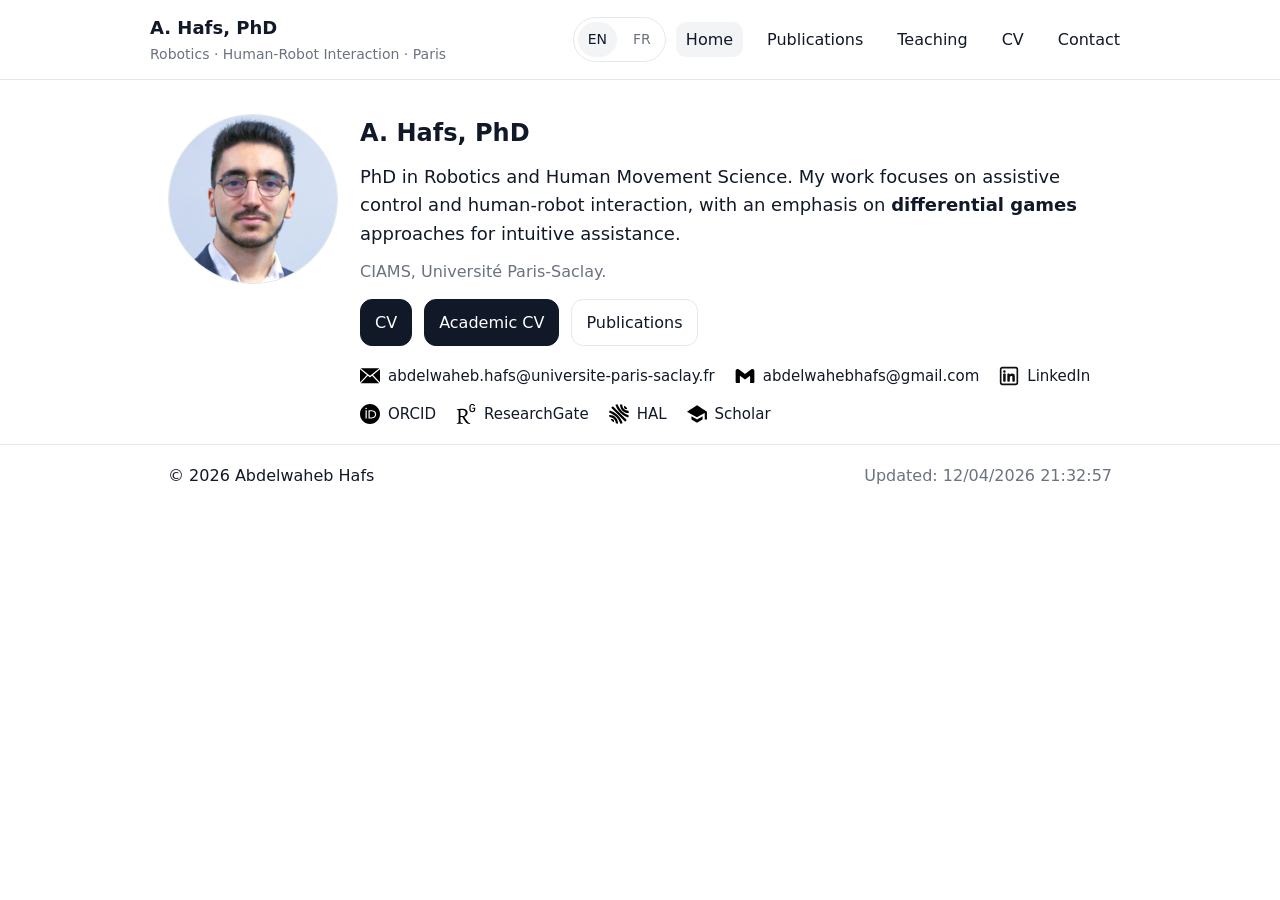
<file: index.html>
<!doctype html>
<html lang="en">
<head>
  <meta charset="utf-8" />
  <meta name="viewport" content="width=device-width, initial-scale=1" />
  <title>A. Hafs, PhD</title>
  <meta name="description" content="Academic website of Dr. Abdelwaheb Hafs." />
  <link rel="stylesheet" href="style.css" />
</head>
<body>
<a class="skip-link" href="#content">Skip to content</a>

<header class="site-header">
  <div class="container header-inner">
    <div class="brand">
      <a href="index.html" class="brand-link">A. Hafs, PhD</a>
      <div class="brand-subtitle">Robotics · Human-Robot Interaction · Paris</div>
    </div>

    <div class="header-right">
      <div class="lang-switch" aria-label="Language switch">
        <a class="active" href="index.html">EN</a>
        <a href="fr/index.html">FR</a>
      </div>

      <nav class="nav" aria-label="Primary">
        <button class="nav-toggle" aria-expanded="false" aria-controls="nav-menu">Menu</button>
        <ul id="nav-menu" class="nav-list">
          <li><a class="active" href="index.html">Home</a></li>
          <li><a href="publications.html">Publications</a></li>
          <li><a href="teaching.html">Teaching</a></li>
          <li><a href="cv.html">CV</a></li>
          <li><a href="contact.html">Contact</a></li>
        </ul>
      </nav>
    </div>
  </div>
</header>

<main id="content" class="container">
  <section class="hero">
    <div class="hero-photo">
      <img class="avatar" src="assets/profile.jpg" alt="Portrait of Dr. Abdelwaheb Hafs"
           onerror="this.style.display='none'">
    </div>

    <div class="hero-text">
      <h1 style="margin:0;">A. Hafs, PhD</h1>

      <p class="lead">
        PhD in Robotics and Human Movement Science. My work focuses on assistive control and human-robot interaction, with an emphasis on <strong>differential games</strong> approaches for intuitive assistance.
      </p>

      <p style="margin:10px 0 0; color: var(--muted);">
        CIAMS, Université Paris-Saclay.
      </p>

      <!-- <div class="cta-row">
        <a class="button" href="assets/cv.pdf">CV (PDF)</a>
        <a class="button button-ghost" href="publications.html">Publications</a>
      </div> -->
        <div class="cta-row">
        <a class="button" href="assets/cv/CV_en.pdf">CV</a>
        <a class="button" href="assets/cv/academic_cv.pdf">Academic CV</a>
        <a class="button button-ghost" href="publications.html">Publications</a>
      </div>
      <!-- <ul class="link-row">
        <li><a href="mailto:abdelwaheb.hafs@universite-paris-saclay.fr">abdelwaheb.hafs@universite-paris-saclay.fr</a></li>
        <li><a href="mailto:abdelwahebhafs@gmail.com">abdelwahebhafs@gmail.com</a></li>
        <li><a href="https://linkedin.com/in/a-hafs" target="_blank" rel="noopener">LinkedIn</a></li>
      </ul> -->
      <div class="profile-links">
        <a class="profile-link"
            href="mailto:abdelwaheb.hafs@universite-paris-saclay.fr">
            <img src="assets/icons/email-univ.svg" alt="">
            abdelwaheb.hafs@universite-paris-saclay.fr
        </a>

        <a class="profile-link"
            href="mailto:abdelwahebhafs@gmail.com">
            <img src="assets/icons/gmail.svg" alt="">
            abdelwahebhafs@gmail.com
        </a>

        <a class="profile-link"
            href="https://linkedin.com/in/a-hafs"
            target="_blank" rel="noopener">
            <img src="assets/icons/linkedin.svg" alt="">
            LinkedIn
        </a>

        <a class="profile-link"
            href="https://orcid.org/0000-0002-6599-5809"
            target="_blank" rel="noopener">
            <img src="assets/icons/orcid.svg" alt="">
            ORCID
        </a>

        <a class="profile-link"
            href="https://www.researchgate.net/profile/Abdelwaheb-Hafs"
            target="_blank" rel="noopener">
            <img src="assets/icons/researchgate.svg" alt="">
            ResearchGate
        </a>

        <a class="profile-link"
            href="https://cv.hal.science/abdelwaheb-hafs"
            target="_blank" rel="noopener">
            <img src="assets/icons/hal.svg" alt="">
            HAL
        </a>

        <a class="profile-link"
            href="https://scholar.google.com/citations?user=Ix4y1_gAAAAJ&hl"
            target="_blank" rel="noopener">
            <img src="assets/icons/scholar.svg" alt="">
            Scholar
        </a>

        </div>



    </div>
  </section>
</main>

<footer class="site-footer">
  <div class="container footer-inner">
    <span>© <span id="year"></span> Abdelwaheb Hafs</span>
    <span class="muted">Updated: <span id="lastUpdated"></span></span>
  </div>
</footer>

<script src="script.js"></script>
</body>
</html>
</file>
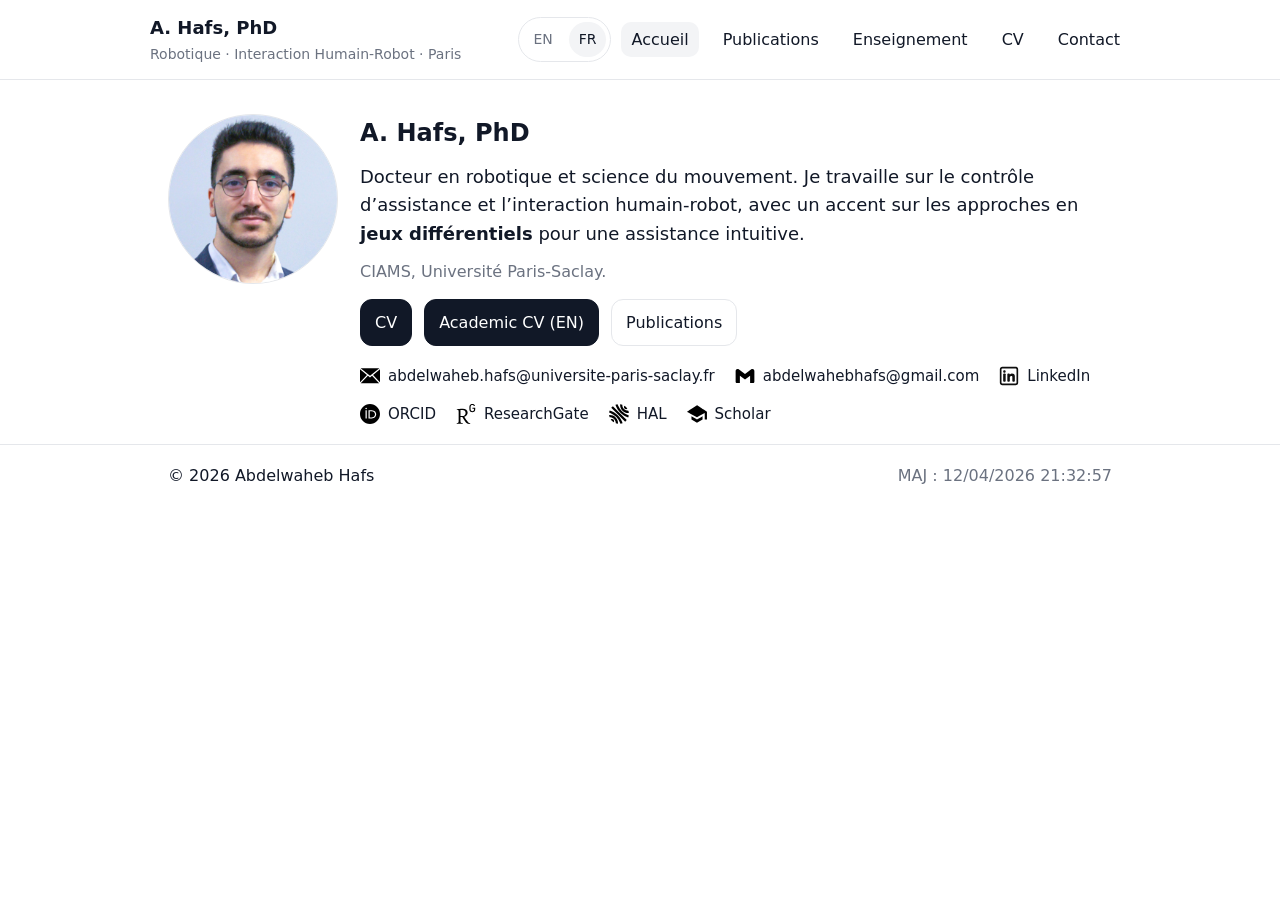
<file: fr/index.html>
<!doctype html>
<html lang="fr">
<head>
  <meta charset="utf-8" />
  <meta name="viewport" content="width=device-width, initial-scale=1" />
  <title>A. Hafs, PhD</title>
  <meta name="description" content="Site académique de Dr. Abdelwaheb Hafs." />
  <link rel="stylesheet" href="../style.css" />
</head>
<body>
<a class="skip-link" href="#content">Aller au contenu</a>

<header class="site-header">
  <div class="container header-inner">
    <div class="brand">
      <a href="index.html" class="brand-link">A. Hafs, PhD</a>
      <div class="brand-subtitle">Robotique · Interaction Humain-Robot · Paris</div>
    </div>

    <div class="header-right">
      <div class="lang-switch" aria-label="Changement de langue">
        <a href="../index.html">EN</a>
        <a class="active" href="index.html">FR</a>
      </div>

      <nav class="nav" aria-label="Navigation principale">
        <button class="nav-toggle" aria-expanded="false" aria-controls="nav-menu">Menu</button>
        <ul id="nav-menu" class="nav-list">
          <li><a class="active" href="index.html">Accueil</a></li>
          <li><a href="publications.html">Publications</a></li>
          <li><a href="teaching.html">Enseignement</a></li>
          <li><a href="cv.html">CV</a></li>
          <li><a href="contact.html">Contact</a></li>
        </ul>
      </nav>
    </div>
  </div>
</header>

<main id="content" class="container">
  <section class="hero">
    <div class="hero-photo">
      <img class="avatar" src="../assets/profile.jpg" alt="Portrait de Dr. Abdelwaheb Hafs"
           onerror="this.style.display='none'">
    </div>

    <div class="hero-text">
      <h1 style="margin:0;">A. Hafs, PhD</h1>

      <p class="lead">
        Docteur en robotique et science du mouvement. Je travaille sur le contrôle d’assistance et l’interaction humain-robot, avec un accent sur les approches en <strong>jeux différentiels</strong> pour une assistance intuitive.
      </p>

      <p style="margin:10px 0 0; color: var(--muted);">
        CIAMS, Université Paris-Saclay.
      </p>

      <div class="cta-row">
        <a class="button" href="../assets/cv/CV_en.pdf">CV</a>
        <a class="button" href="../assets/cv/academic_cv.pdf">Academic CV (EN)</a>
        <a class="button button-ghost" href="../publications.html">Publications</a>
      </div>


      <div class="profile-links">
        <a class="profile-link"
            href="mailto:abdelwaheb.hafs@universite-paris-saclay.fr">
            <img src="../assets/icons/email-univ.svg" alt="">
            abdelwaheb.hafs@universite-paris-saclay.fr
        </a>

        <a class="profile-link"
            href="mailto:abdelwahebhafs@gmail.com">
            <img src="../assets/icons/gmail.svg" alt="">
            abdelwahebhafs@gmail.com
        </a>

        <a class="profile-link"
            href="https://linkedin.com/in/a-hafs"
            target="_blank" rel="noopener">
            <img src="../assets/icons/linkedin.svg" alt="">
            LinkedIn
        </a>

        <a class="profile-link"
            href="https://orcid.org/0000-0002-6599-5809"
            target="_blank" rel="noopener">
            <img src="../assets/icons/orcid.svg" alt="">
            ORCID
        </a>

        <a class="profile-link"
            href="https://www.researchgate.net/profile/Abdelwaheb-Hafs"
            target="_blank" rel="noopener">
            <img src="../assets/icons/researchgate.svg" alt="">
            ResearchGate
        </a>

        <a class="profile-link"
            href="https://cv.hal.science/abdelwaheb-hafs"
            target="_blank" rel="noopener">
            <img src="../assets/icons/hal.svg" alt="">
            HAL
        </a>

        <a class="profile-link"
            href="https://scholar.google.com/citations?user=Ix4y1_gAAAAJ&hl"
            target="_blank" rel="noopener">
            <img src="../assets/icons/scholar.svg" alt="">
            Scholar
        </a>

        </div>
    </div>
  </section>
</main>

<footer class="site-footer">
  <div class="container footer-inner">
    <span>© <span id="year"></span> Abdelwaheb Hafs</span>
    <span class="muted">MAJ : <span id="lastUpdated"></span></span>
  </div>
</footer>

<script src="../script.js"></script>
</body>
</html>
</file>
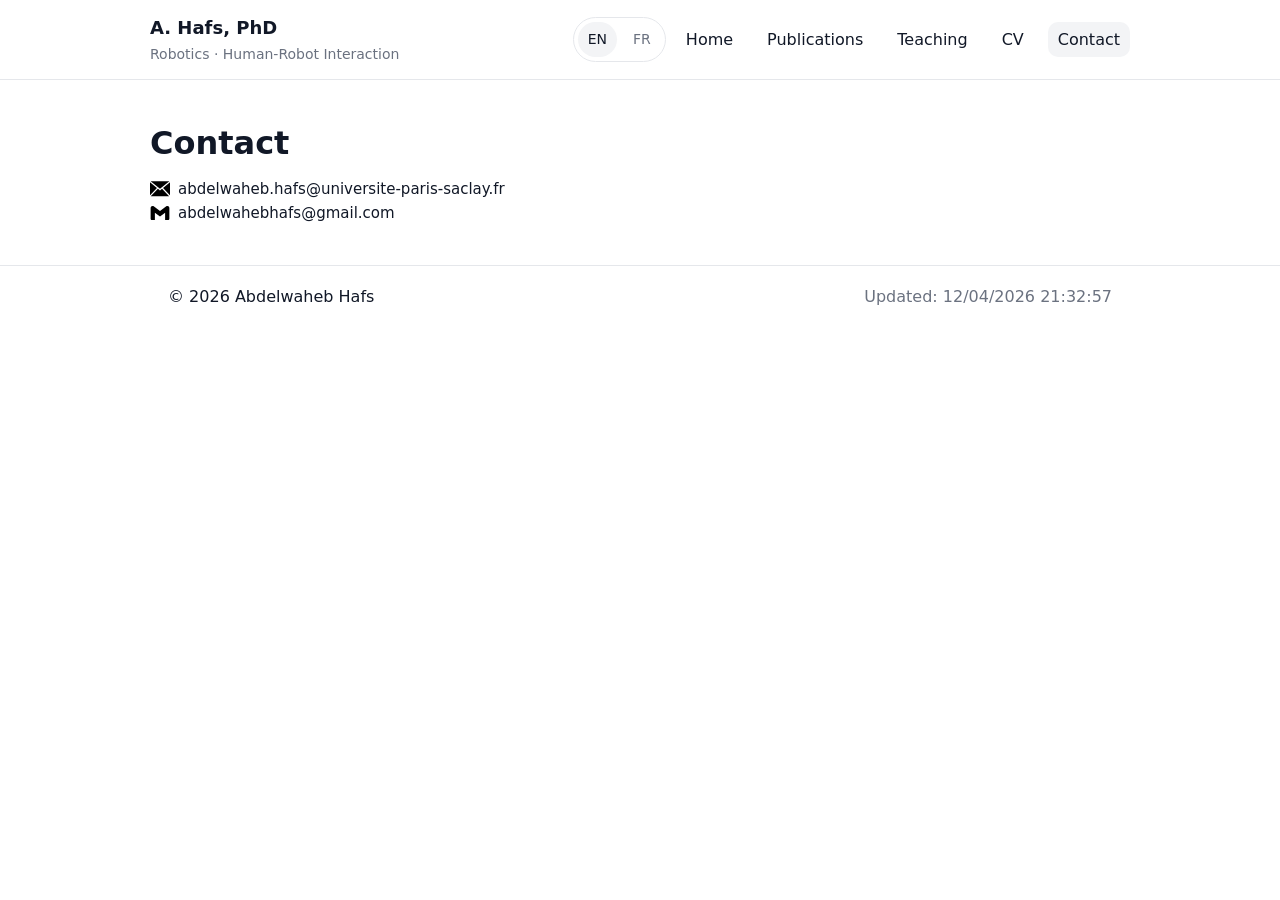
<file: contact.html>
<!doctype html>
<html lang="en">
<head>
  <meta charset="utf-8" />
  <meta name="viewport" content="width=device-width, initial-scale=1" />
  <title>Contact | Dr. Abdelwaheb Hafs</title>
  <link rel="stylesheet" href="style.css" />
</head>
<body>
<header class="site-header">
  <div class="container header-inner">
    <div class="brand">
      <a href="index.html" class="brand-link">A. Hafs, PhD</a>
      <div class="brand-subtitle">Robotics · Human-Robot Interaction</div>
    </div>

    <div class="header-right">
      <div class="lang-switch" aria-label="Language switch">
        <a class="active" href="contact.html">EN</a>
        <a href="fr/contact.html">FR</a>
      </div>

      <nav class="nav" aria-label="Primary">
        <button class="nav-toggle" aria-expanded="false" aria-controls="nav-menu">Menu</button>
        <ul id="nav-menu" class="nav-list">
          <li><a href="index.html">Home</a></li>
          <li><a href="publications.html">Publications</a></li>
          <li><a href="teaching.html">Teaching</a></li>
          <li><a href="cv.html">CV</a></li>
          <li><a class="active" href="contact.html">Contact</a></li>
        </ul>
      </nav>
    </div>
  </div>
</header>

<main class="container page">
  <h1>Contact</h1>
  <!-- <ul>
    <li><a href="mailto:abdelwaheb.hafs@universite-paris-saclay.fr">abdelwaheb.hafs@universite-paris-saclay.fr</a></li>
    <li><a href="mailto:abdelwahebhafs@gmail.com">abdelwahebhafs@gmail.com</a></li>
    <li><a href="https://linkedin.com/in/a-hafs" target="_blank" rel="noopener">LinkedIn</a></li>
  </ul> -->

  <a class="profile-link"
            href="mailto:abdelwaheb.hafs@universite-paris-saclay.fr">
            <img src="assets/icons/email-univ.svg" alt="">
            abdelwaheb.hafs@universite-paris-saclay.fr
        </a>

        <a class="profile-link"
            href="mailto:abdelwahebhafs@gmail.com">
            <img src="assets/icons/gmail.svg" alt="">
            abdelwahebhafs@gmail.com
        </a>
</main>

<footer class="site-footer">
  <div class="container footer-inner">
    <span>© <span id="year"></span> Abdelwaheb Hafs</span>
    <span class="muted">Updated: <span id="lastUpdated"></span></span>
  </div>
</footer>

<script src="script.js"></script>
</body>
</html>
</file>
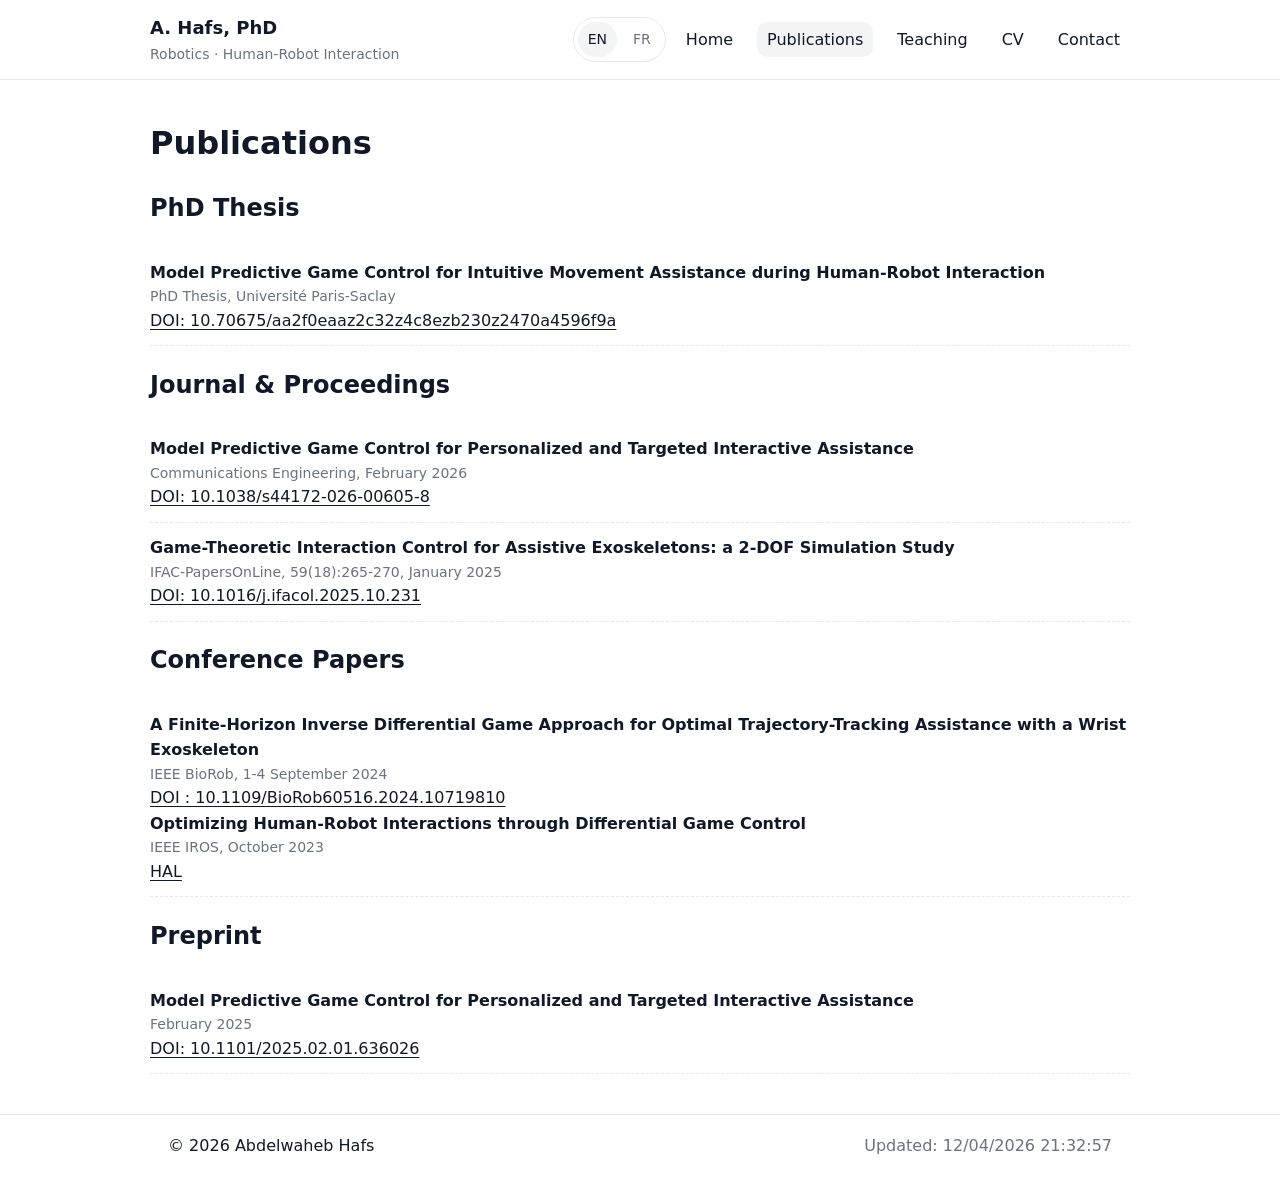
<file: publications.html>
<!doctype html>
<html lang="en">
<head>
  <meta charset="utf-8" />
  <meta name="viewport" content="width=device-width, initial-scale=1" />
  <title>Publications | Dr. Abdelwaheb Hafs</title>
  <link rel="stylesheet" href="style.css" />
</head>
<body>
<header class="site-header">
  <div class="container header-inner">
    <div class="brand">
      <a href="index.html" class="brand-link">A. Hafs, PhD</a>
      <div class="brand-subtitle">Robotics · Human-Robot Interaction</div>
    </div>

    <div class="header-right">
      <div class="lang-switch" aria-label="Language switch">
        <a class="active" href="publications.html">EN</a>
        <a href="fr/publications.html">FR</a>
      </div>

      <nav class="nav" aria-label="Primary">
        <button class="nav-toggle" aria-expanded="false" aria-controls="nav-menu">Menu</button>
        <ul id="nav-menu" class="nav-list">
          <li><a href="index.html">Home</a></li>
          <li><a class="active" href="publications.html">Publications</a></li>
          <li><a href="teaching.html">Teaching</a></li>
          <li><a href="cv.html">CV</a></li>
          <li><a href="contact.html">Contact</a></li>
        </ul>
      </nav>
    </div>
  </div>
</header>

<main class="container page">

  <h1>Publications</h1>

  <h2>PhD Thesis</h2>
  <div class="pub">
    <div class="pub-title">
      Model Predictive Game Control for Intuitive Movement Assistance during Human-Robot Interaction
    </div>
    <div class="pub-meta">
      PhD Thesis, Université Paris-Saclay
    </div>
    <div class="pub-links">
      <a href="https://doi.org/10.70675/aa2f0eaaz2c32z4c8ezb230z2470a4596f9a" target="_blank" rel="noopener">DOI: 10.70675/aa2f0eaaz2c32z4c8ezb230z2470a4596f9a</a>
    </div>
  </div>

  <h2>Journal & Proceedings</h2>

  <div class="pub">
    <div class="pub-title">
      Model Predictive Game Control for Personalized and Targeted Interactive Assistance
    </div>
    <div class="pub-meta">
      Communications Engineering, February 2026
    </div>
    <div class="pub-links">
      <a href="https://doi.org/10.1038/s44172-026-00605-8" target="_blank" rel="noopener">
        DOI: 10.1038/s44172-026-00605-8
      </a>
    </div>
  </div>

  <div class="pub">
    <div class="pub-title">
      Game-Theoretic Interaction Control for Assistive Exoskeletons: a 2-DOF Simulation Study
    </div>
    <div class="pub-meta">
      IFAC-PapersOnLine, 59(18):265-270, January 2025
    </div>
    <div class="pub-links">
      <a href="https://doi.org/10.1016/j.ifacol.2025.10.231" target="_blank" rel="noopener">
        DOI: 10.1016/j.ifacol.2025.10.231
      </a>
    </div>
  </div>

  <h2>Conference Papers</h2>

  <div class="pub">
    <div class="pub-title">
      A Finite-Horizon Inverse Differential Game Approach for Optimal Trajectory-Tracking Assistance with a Wrist Exoskeleton
    </div>
    <div class="pub-meta">
      IEEE BioRob, 1-4 September 2024
    </div>
    <div class="pub-links">
      <a href="https://doi.org/10.1109/BioRob60516.2024.10719810" target="_blank" rel="noopener">
        DOI : 10.1109/BioRob60516.2024.10719810
      </a>
    </div>

    <div class="pub-title">
      Optimizing Human-Robot Interactions through Differential Game Control
    </div>
    <div class="pub-meta">
      IEEE IROS, October 2023
    </div>
    <div class="pub-links">
      <a href="https://hal.science/hal-04258166" target="_blank" rel="noopener">
        HAL
      </a>
    </div>
  </div>

  <h2>Preprint</h2>

  <div class="pub">
    <div class="pub-title">
      Model Predictive Game Control for Personalized and Targeted Interactive Assistance
    </div>
    <div class="pub-meta">
      February 2025
    </div>
    <div class="pub-links">
      <a href="https://doi.org/10.1101/2025.02.01.636026" target="_blank" rel="noopener">
        DOI: 10.1101/2025.02.01.636026
      </a>
    </div>
  </div>

</main>

<footer class="site-footer">
  <div class="container footer-inner">
    <span>© <span id="year"></span> Abdelwaheb Hafs</span>
    <span class="muted">Updated: <span id="lastUpdated"></span></span>
  </div>
</footer>

<script src="script.js"></script>
</body>
</html>
</file>
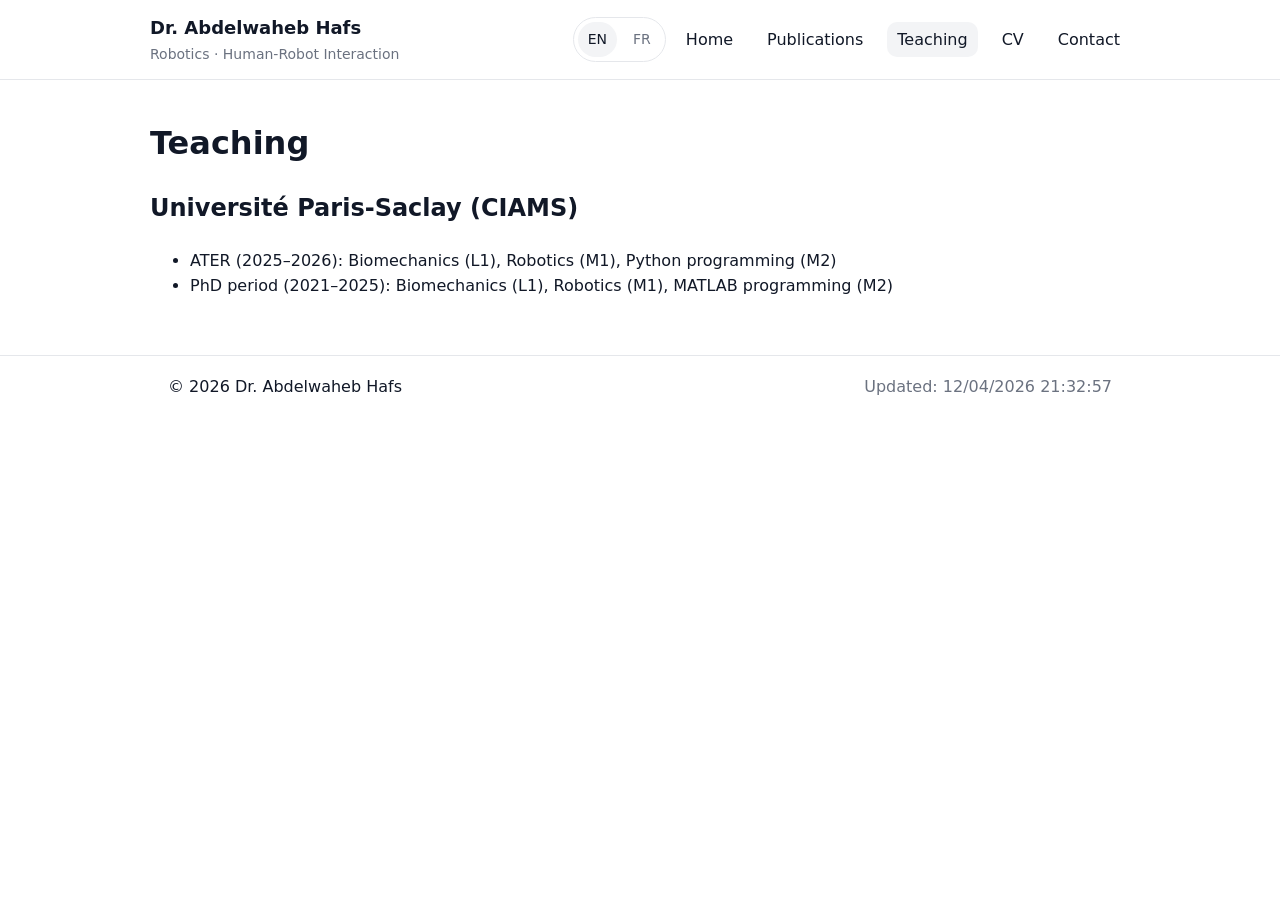
<file: teaching.html>
<!doctype html>
<html lang="en">
<head>
  <meta charset="utf-8" />
  <meta name="viewport" content="width=device-width, initial-scale=1" />
  <title>Teaching | Dr. Abdelwaheb Hafs</title>
  <link rel="stylesheet" href="style.css" />
</head>
<body>
<header class="site-header">
  <div class="container header-inner">
    <div class="brand">
      <a href="index.html" class="brand-link">Dr. Abdelwaheb Hafs</a>
      <div class="brand-subtitle">Robotics · Human-Robot Interaction</div>
    </div>

    <div class="header-right">
      <div class="lang-switch" aria-label="Language switch">
        <a class="active" href="teaching.html">EN</a>
        <a href="fr/teaching.html">FR</a>
      </div>

      <nav class="nav" aria-label="Primary">
        <button class="nav-toggle" aria-expanded="false" aria-controls="nav-menu">Menu</button>
        <ul id="nav-menu" class="nav-list">
          <li><a href="index.html">Home</a></li>
          <li><a href="publications.html">Publications</a></li>
          <li><a class="active" href="teaching.html">Teaching</a></li>
          <li><a href="cv.html">CV</a></li>
          <li><a href="contact.html">Contact</a></li>
        </ul>
      </nav>
    </div>
  </div>
</header>

<main class="container page">
  <h1>Teaching</h1>

  <h2>Universit&eacute; Paris-Saclay (CIAMS)</h2>
  <ul>
    <li>ATER (2025–2026): Biomechanics (L1), Robotics (M1), Python programming (M2)</li>
    <li>PhD period (2021–2025): Biomechanics (L1), Robotics (M1), MATLAB programming (M2)</li>
  </ul>
</main>

<footer class="site-footer">
  <div class="container footer-inner">
    <span>© <span id="year"></span> Dr. Abdelwaheb Hafs</span>
    <span class="muted">Updated: <span id="lastUpdated"></span></span>
  </div>
</footer>

<script src="script.js"></script>
</body>
</html>
</file>
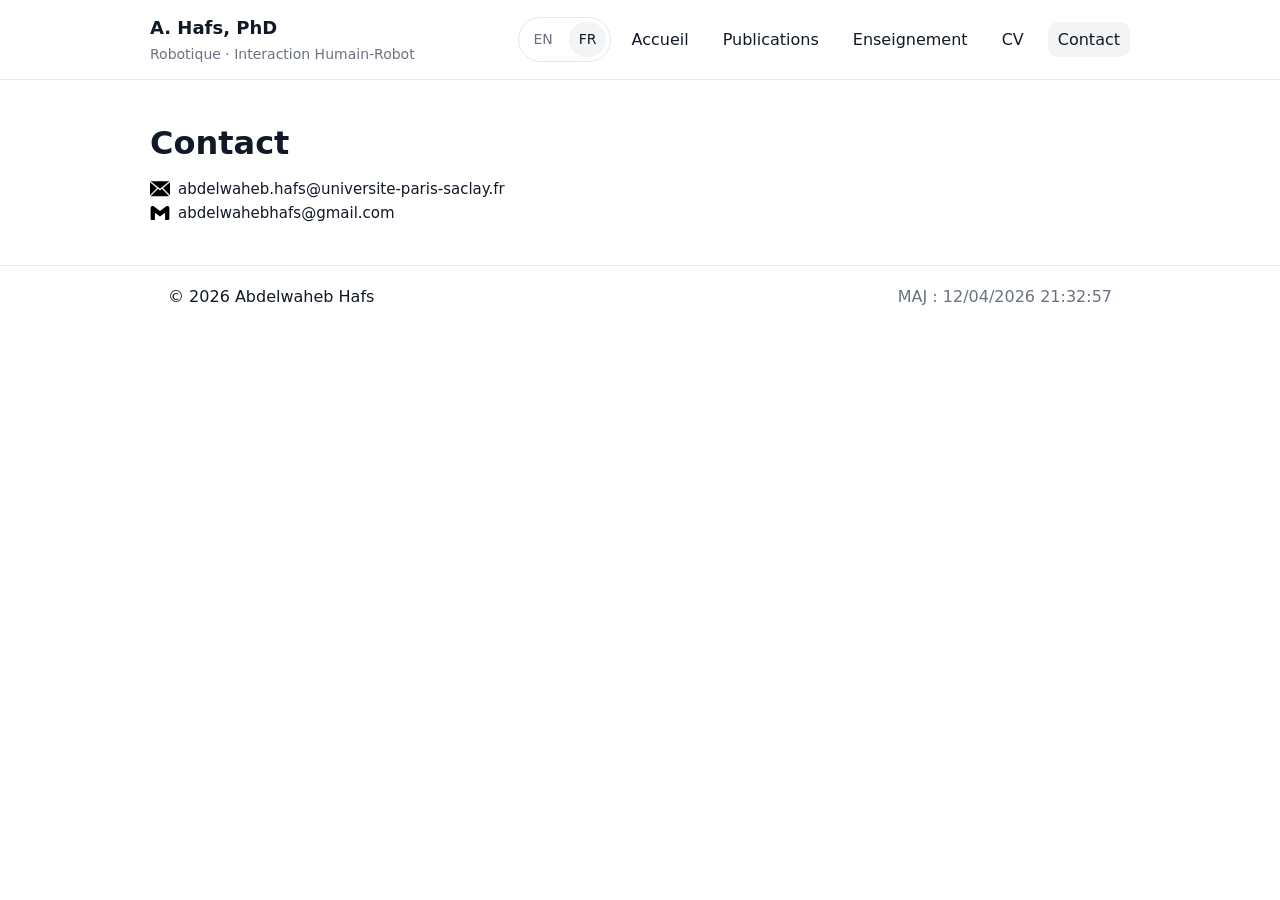
<file: fr/contact.html>
<!doctype html>
<html lang="fr">
<head>
  <meta charset="utf-8" />
  <meta name="viewport" content="width=device-width, initial-scale=1" />
  <title>Contact | Dr. Abdelwaheb Hafs</title>
  <link rel="stylesheet" href="../style.css" />
</head>
<body>
<a class="skip-link" href="#content">Aller au contenu</a>

<header class="site-header">
  <div class="container header-inner">
    <div class="brand">
      <a href="index.html" class="brand-link">A. Hafs, PhD</a>
      <div class="brand-subtitle">Robotique · Interaction Humain-Robot</div>
    </div>

    <div class="header-right">
      <div class="lang-switch" aria-label="Changement de langue">
        <a href="../contact.html">EN</a>
        <a class="active" href="contact.html">FR</a>
      </div>

      <nav class="nav" aria-label="Navigation principale">
        <button class="nav-toggle" aria-expanded="false" aria-controls="nav-menu">Menu</button>
        <ul id="nav-menu" class="nav-list">
          <li><a href="index.html">Accueil</a></li>
          <li><a href="publications.html">Publications</a></li>
          <li><a href="teaching.html">Enseignement</a></li>
          <li><a href="cv.html">CV</a></li>
          <li><a class="active" href="contact.html">Contact</a></li>
        </ul>
      </nav>
    </div>
  </div>
</header>

<main id="content" class="container page">
  <h1>Contact</h1>
  <!-- <ul>
    <li><a href="mailto:abdelwaheb.hafs@universite-paris-saclay.fr">abdelwaheb.hafs@universite-paris-saclay.fr</a></li>
    <li><a href="https://linkedin.com/in/a-hafs" target="_blank" rel="noopener">LinkedIn</a></li>
  </ul> -->
  <a class="profile-link"
            href="mailto:abdelwaheb.hafs@universite-paris-saclay.fr">
            <img src="../assets/icons/email-univ.svg" alt="">
            abdelwaheb.hafs@universite-paris-saclay.fr
        </a>

        <a class="profile-link"
            href="mailto:abdelwahebhafs@gmail.com">
            <img src="../assets/icons/gmail.svg" alt="">
            abdelwahebhafs@gmail.com
        </a>
</main>
</main>

<footer class="site-footer">
  <div class="container footer-inner">
    <span>© <span id="year"></span> Abdelwaheb Hafs</span>
    <span class="muted">MAJ : <span id="lastUpdated"></span></span>
  </div>
</footer>

<script src="../script.js"></script>
</body>
</html>
</file>
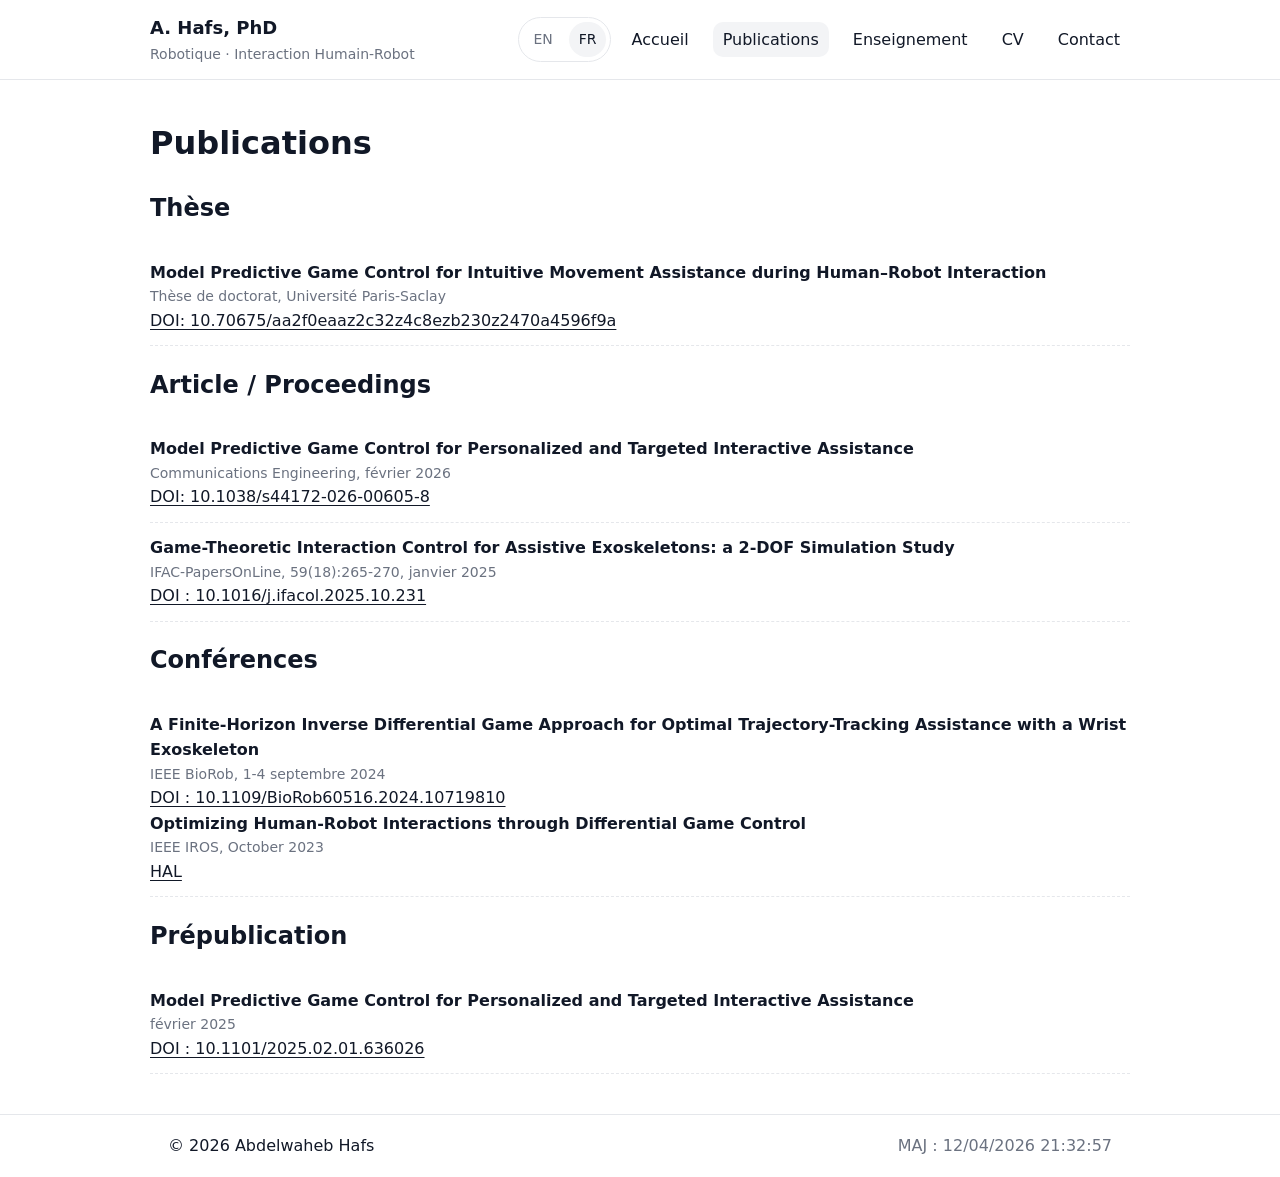
<file: fr/publications.html>
<!doctype html>
<html lang="fr">
<head>
  <meta charset="utf-8" />
  <meta name="viewport" content="width=device-width, initial-scale=1" />
  <title>Publications | Dr. Abdelwaheb Hafs</title>
  <link rel="stylesheet" href="../style.css" />
</head>
<body>
<header class="site-header">
  <div class="container header-inner">
    <div class="brand">
      <a href="index.html" class="brand-link">A. Hafs, PhD</a>
      <div class="brand-subtitle">Robotique · Interaction Humain-Robot</div>
    </div>

    <div class="header-right">
      <div class="lang-switch" aria-label="Changement de langue">
        <a href="../publications.html">EN</a>
        <a class="active" href="publications.html">FR</a>
      </div>

      <nav class="nav" aria-label="Navigation principale">
        <button class="nav-toggle" aria-expanded="false" aria-controls="nav-menu">Menu</button>
        <ul id="nav-menu" class="nav-list">
          <li><a href="index.html">Accueil</a></li>
          <li><a class="active" href="publications.html">Publications</a></li>
          <li><a href="teaching.html">Enseignement</a></li>
          <li><a href="cv.html">CV</a></li>
          <li><a href="contact.html">Contact</a></li>
        </ul>
      </nav>
    </div>
  </div>
</header>

<main class="container page">

  <h1>Publications</h1>

  <h2>Thèse</h2>
  <div class="pub">
    <div class="pub-title">
      Model Predictive Game Control for Intuitive Movement Assistance during Human–Robot Interaction
    </div>
    <div class="pub-meta">
      Thèse de doctorat, Université Paris-Saclay
    </div>
    <div class="pub-links">
      <a href="https://doi.org/10.70675/aa2f0eaaz2c32z4c8ezb230z2470a4596f9a" target="_blank" rel="noopener">DOI: 10.70675/aa2f0eaaz2c32z4c8ezb230z2470a4596f9a</a>
    </div>
  </div>

  <h2>Article / Proceedings</h2>

  <div class="pub">
    <div class="pub-title">
      Model Predictive Game Control for Personalized and Targeted Interactive Assistance
    </div>
    <div class="pub-meta">
      Communications Engineering, février 2026
    </div>
    <div class="pub-links">
      <a href="https://doi.org/10.1038/s44172-026-00605-8" target="_blank" rel="noopener">
        DOI: 10.1038/s44172-026-00605-8
      </a>
    </div>
  </div>
  <div class="pub">
    <div class="pub-title">
      Game-Theoretic Interaction Control for Assistive Exoskeletons: a 2-DOF Simulation Study
    </div>
    <div class="pub-meta">
      IFAC-PapersOnLine, 59(18):265-270, janvier 2025
    </div>
    <div class="pub-links">
      <a href="https://doi.org/10.1016/j.ifacol.2025.10.231" target="_blank" rel="noopener">
        DOI : 10.1016/j.ifacol.2025.10.231
      </a>
    </div>
  </div>

  <h2>Conférences</h2>

  <div class="pub">
    <div class="pub-title">
      A Finite-Horizon Inverse Differential Game Approach for Optimal Trajectory-Tracking Assistance with a Wrist Exoskeleton
    </div>
    <div class="pub-meta">
      IEEE BioRob, 1-4 septembre 2024
    </div>
    <div class="pub-links">
      <a href="https://doi.org/10.1109/BioRob60516.2024.10719810" target="_blank" rel="noopener">
        DOI : 10.1109/BioRob60516.2024.10719810
      </a>
    </div>
    
    <div class="pub-title">
      Optimizing Human-Robot Interactions through Differential Game Control
    </div>
    <div class="pub-meta">
      IEEE IROS, October 2023
    </div>
    <div class="pub-links">
      <a href="https://hal.science/hal-04258166" target="_blank" rel="noopener">
        HAL
      </a>
    </div>
  </div>

  <h2>Prépublication</h2>

  <div class="pub">
    <div class="pub-title">
      Model Predictive Game Control for Personalized and Targeted Interactive Assistance
    </div>
    <div class="pub-meta">
      février 2025
    </div>
    <div class="pub-links">
      <a href="https://doi.org/10.1101/2025.02.01.636026" target="_blank" rel="noopener">
        DOI : 10.1101/2025.02.01.636026
      </a>
    </div>
  </div>

</main>

<footer class="site-footer">
  <div class="container footer-inner">
    <span>© <span id="year"></span> Abdelwaheb Hafs</span>
    <span class="muted">MAJ : <span id="lastUpdated"></span></span>
  </div>
</footer>

<script src="../script.js"></script>
</body>
</html>
</file>
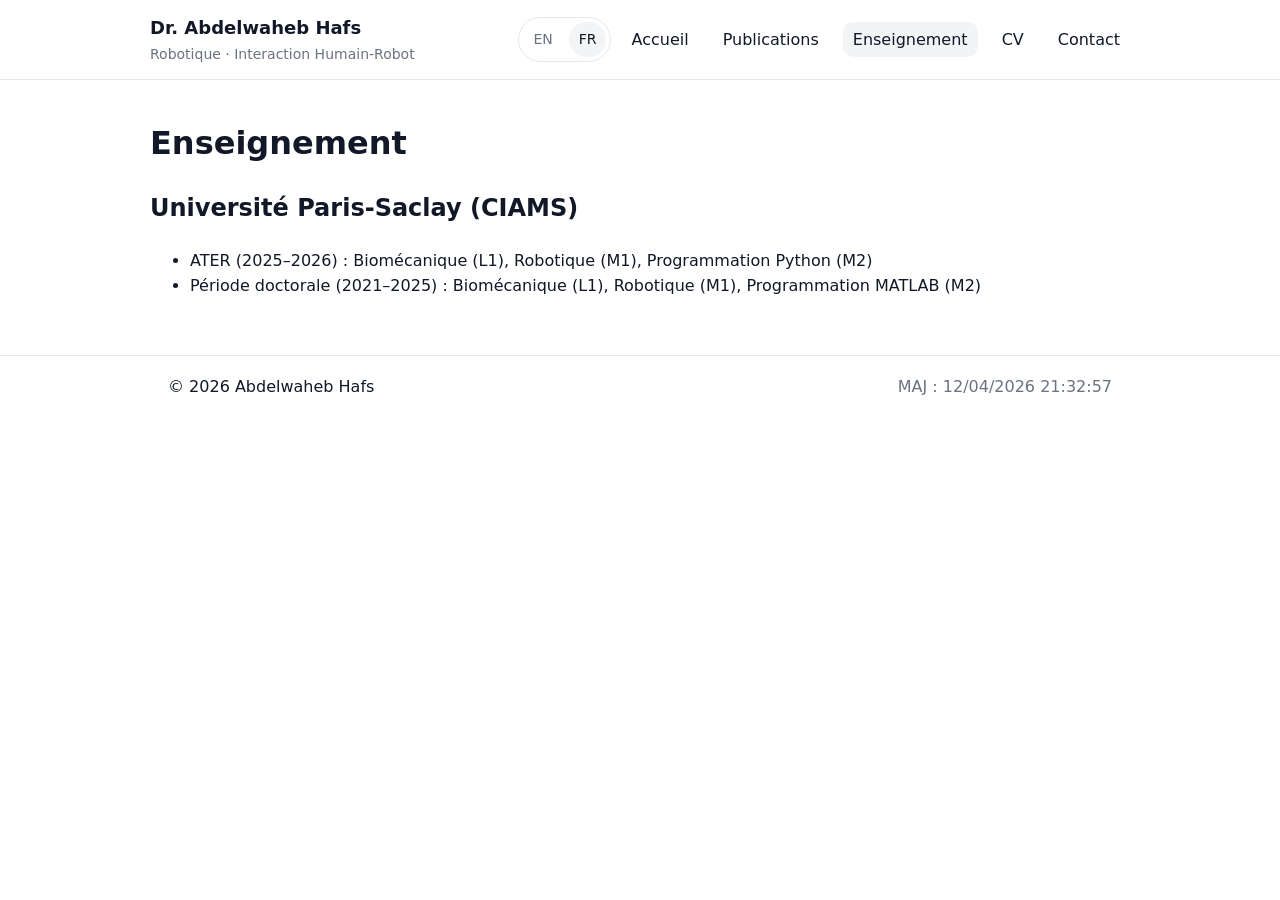
<file: fr/teaching.html>
<!doctype html>
<html lang="fr">
<head>
  <meta charset="utf-8" />
  <meta name="viewport" content="width=device-width, initial-scale=1" />
  <title>Enseignement | A. Hafs, PhD</title>
  <link rel="stylesheet" href="../style.css" />
</head>
<body>
<a class="skip-link" href="#content">Aller au contenu</a>

<header class="site-header">
  <div class="container header-inner">
    <div class="brand">
      <a href="index.html" class="brand-link">Dr. Abdelwaheb Hafs</a>
      <div class="brand-subtitle">Robotique · Interaction Humain-Robot</div>
    </div>

    <div class="header-right">
      <div class="lang-switch" aria-label="Changement de langue">
        <a href="../teaching.html">EN</a>
        <a class="active" href="teaching.html">FR</a>
      </div>

      <nav class="nav" aria-label="Navigation principale">
        <button class="nav-toggle" aria-expanded="false" aria-controls="nav-menu">Menu</button>
        <ul id="nav-menu" class="nav-list">
          <li><a href="index.html">Accueil</a></li>
          <li><a href="publications.html">Publications</a></li>
          <li><a class="active" href="teaching.html">Enseignement</a></li>
          <li><a href="cv.html">CV</a></li>
          <li><a href="contact.html">Contact</a></li>
        </ul>
      </nav>
    </div>
  </div>
</header>

<main id="content" class="container page">
  <h1>Enseignement</h1>

  <h2>Université Paris-Saclay (CIAMS)</h2>
  <ul>
    <li>ATER (2025–2026) : Biomécanique (L1), Robotique (M1), Programmation Python (M2)</li>
    <li>Période doctorale (2021–2025) : Biomécanique (L1), Robotique (M1), Programmation MATLAB (M2)</li>
  </ul>
</main>

<footer class="site-footer">
  <div class="container footer-inner">
    <span>© <span id="year"></span> Abdelwaheb Hafs</span>
    <span class="muted">MAJ : <span id="lastUpdated"></span></span>
  </div>
</footer>

<script src="../script.js"></script>
</body>
</html>
</file>
<file: style.css>
:root{
  --bg:#fff;
  --fg:#111827;
  --muted:#6b7280;
  --border:#e5e7eb;
  --max:980px;
  --radius:14px;
}

*{ box-sizing:border-box; }
html,body{ margin:0; padding:0; }
body{
  font-family: system-ui,-apple-system,Segoe UI,Roboto,Helvetica,Arial,sans-serif;
  color:var(--fg);
  background:var(--bg);
  line-height:1.6;
}

a{ color:var(--fg); text-decoration: underline; text-underline-offset: 3px; }
a:hover{ opacity:.85; }

.container{ max-width:var(--max); margin:0 auto; padding:0 18px; }

.skip-link{
  position:absolute; left:-999px; top:auto; width:1px; height:1px; overflow:hidden;
}
.skip-link:focus{
  left:18px; top:18px; width:auto; height:auto; padding:10px 12px;
  background:#fff; border:1px solid var(--border); border-radius:10px;
}

.site-header{
  border-bottom:1px solid var(--border);
  position:sticky; top:0;
  background:rgba(255,255,255,.9);
  backdrop-filter: blur(8px);
  z-index:10;
}
.header-inner{
  display:flex; align-items:center; justify-content:space-between;
  padding:14px 0; gap:12px;
}
.brand-link{ font-weight:700; font-size:18px; text-decoration:none; }
.brand-subtitle{ font-size:14px; color:var(--muted); }

.header-right{ display:flex; align-items:center; gap:10px; }

.lang-switch{
  display:flex; gap:6px; align-items:center;
  border:1px solid var(--border);
  border-radius:999px;
  padding:4px;
  background:#fff;
}
.lang-switch a{
  text-decoration:none;
  padding:6px 10px;
  border-radius:999px;
  font-size:14px;
  color:var(--muted);
}
.lang-switch a.active{
  background:#f3f4f6;
  color:var(--fg);
}

.nav-toggle{
  display:none;
  border:1px solid var(--border);
  background:#fff;
  padding:8px 10px;
  border-radius:10px;
}
.nav-list{
  display:flex; list-style:none; gap:14px; margin:0; padding:0;
}
.nav-list a{ text-decoration:none; padding:8px 10px; border-radius:10px; }
.nav-list a.active, .nav-list a:hover{ background:#f3f4f6; }

/* HERO: photo LEFT + text RIGHT */
.hero{
  display:flex;
  gap:22px;
  padding:34px 0 18px;
  align-items:flex-start;
}
.hero-photo{
  flex: 0 0 auto;
}
.avatar{
  width: 170px;
  height: 170px;
  border-radius: 999px;
  object-fit: cover;
  border: 1px solid var(--border);
  background: #f9fafb;
  display:block;
}

.hero-text{ flex:1; min-width:0; }
.lead{ font-size:18px; margin:10px 0 0; }

.cta-row{ display:flex; gap:12px; margin:14px 0; flex-wrap:wrap; }
.button{
  display:inline-block;
  padding:10px 14px;
  border-radius:12px;
  background:var(--fg);
  color:#fff;
  text-decoration:none;
  border:1px solid var(--fg);
}
.button-ghost{
  background:transparent;
  color:var(--fg);
  border:1px solid var(--border);
}

.link-row{
  display:flex; gap:12px; flex-wrap:wrap;
  list-style:none; padding:0; margin: 10px 0 0;
  color:var(--muted);
}
.link-row a{ color:var(--muted); text-decoration:none; }
.link-row a:hover{ text-decoration: underline; }

.grid{
  display:grid;
  grid-template-columns: repeat(3, 1fr);
  gap:16px;
  padding:10px 0 30px;
}
.panel{
  border:1px solid var(--border);
  border-radius:var(--radius);
  padding:14px;
}
.panel h2{ margin-top:0; font-size:16px; }

.page{ padding:28px 0 40px; }
.page h1{ margin:10px 0 8px; }
.kicker{ color:var(--muted); margin:0 0 12px; }
.muted{ color:var(--muted); }

.pub{
  padding:12px 0;
  border-bottom:1px dashed var(--border);
}
.pub-title{ font-weight:600; }
.pub-meta{ color:var(--muted); font-size:14px; }
.pub-links a{ margin-right:10px; }

.site-footer{
  border-top:1px solid var(--border);
  padding:18px 0;
}
.footer-inner{
  display:flex; justify-content:space-between; gap:12px; flex-wrap:wrap;
}

@media (max-width: 820px){
  .grid{ grid-template-columns: 1fr; }
  .hero{ flex-direction: column; align-items:flex-start; }
  .avatar{ width: 120px; height:120px; }

  .nav-toggle{ display:inline-block; }
  .nav-list{
    display:none;
    position:absolute;
    right:18px;
    top:64px;
    background:#fff;
    border:1px solid var(--border);
    border-radius:14px;
    padding:8px;
    flex-direction:column;
    width:min(260px, calc(100vw - 36px));
  }
  .nav-list.show{ display:flex; }
}

.profile-links{
  display:flex;
  flex-wrap:wrap;
  gap:14px 20px;
  margin-top:18px;
}

.profile-link{
  display:flex;
  align-items:center;
  gap:8px;
  text-decoration:none;
  color:var(--fg);
  font-size:15px;
}

.profile-link img{
  width:20px;
  height:20px;
  object-fit:contain;
}

.profile-link:hover{
  text-decoration:underline;
}



@media (max-width: 520px){
  .container{
    padding-left: 22px;
    padding-right: 22px;
  }

  /* Optional: improves readability on small screens */
  .lead{
    font-size: 17px;
    line-height: 1.65;
  }
}
</file>
